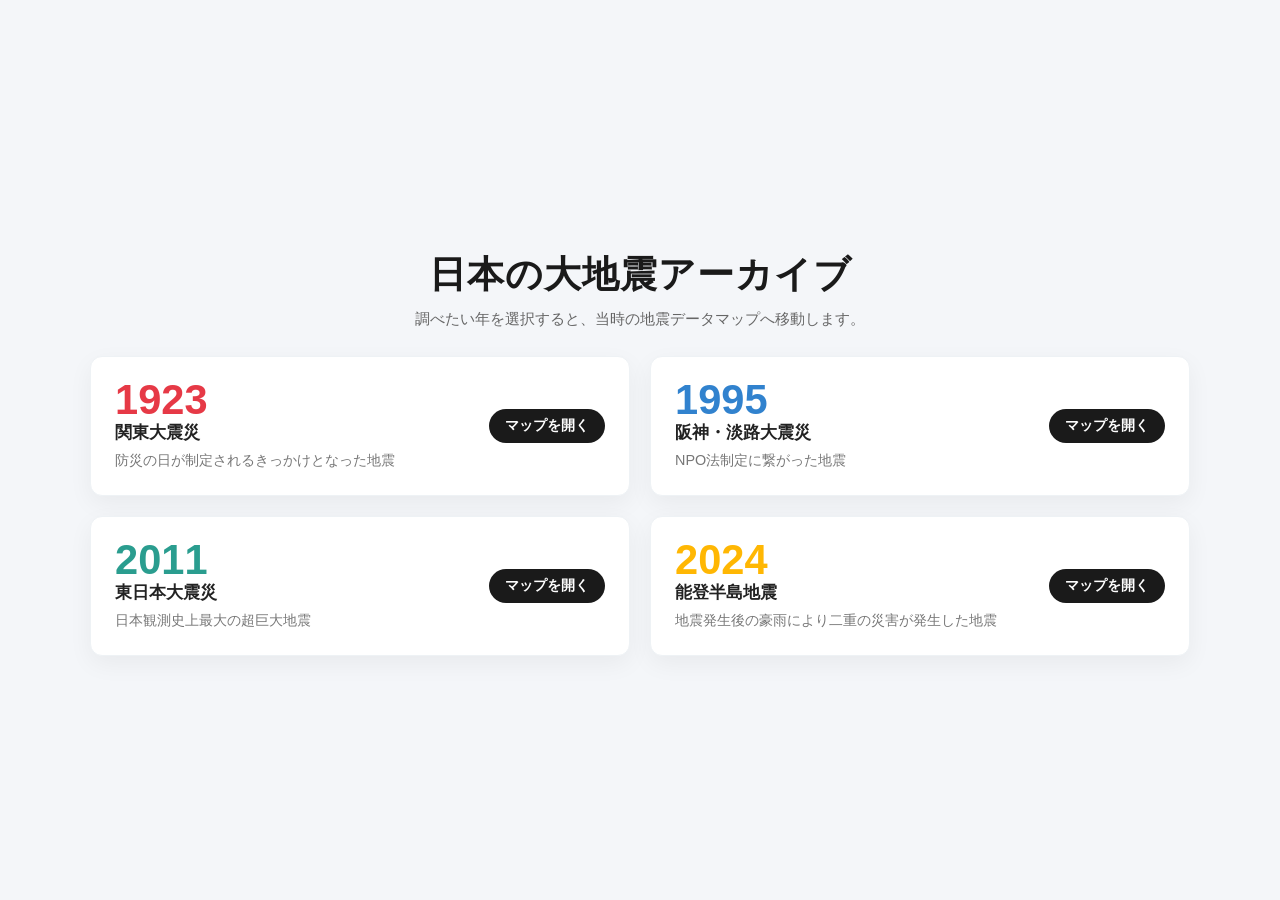
<file: index.html>
<!DOCTYPE html>
<html lang="ja">
<head>
    <meta charset="UTF-8">
    <meta name="viewport" content="width=device-width, initial-scale=1.0">
    <title>歴史的震災アーカイブ - ポータル</title>
    <link rel="stylesheet" href="css/index.css">
</head>
<body>

    <header>
        <h1>日本の大地震アーカイブ</h1>
        <p>調べたい年を選択すると、当時の地震データマップへ移動します。</p>
    </header>

    <div class="grid-container">

        <a href="html/map1923.html" class="year-card active card-1923">
            <div>
                <p class="card-year color-1923">1923</p>
                <p class="card-title">関東大震災</p>
                <p class="card-desc">防災の日が制定されるきっかけとなった地震</p>
            </div>
            <span class="card-btn">マップを開く</span>
        </a>

     
        <a href="html/map1995.html" class="year-card active card-1995">
            <div>
                <p class="card-year color-1995">1995</p>
                <p class="card-title">阪神・淡路大震災</p>
                <p class="card-desc">NPO法制定に繋がった地震</p>
            </div>
            <span class="card-btn">マップを開く</span>
        </a>
        
 
        <a href="html/map2011.html" class="year-card active card-2011">
            <div>
                <p class="card-year color-2011">2011</p>
                <p class="card-title">東日本大震災</p>
                <p class="card-desc">日本観測史上最大の超巨大地震</p>
            </div>
            <span class="card-btn">マップを開く</span>  
        </a>

  
        <a href="html/map2024.html" class="year-card active card-2024">
            <div>
                <p class="card-year color-2024">2024</p>
                <p class="card-title">能登半島地震</p>
                <p class="card-desc">地震発生後の豪雨により二重の災害が発生した地震</p>
            </div>
            <span class="card-btn">マップを開く</span>    
        </a>
    </div>

</body>
</html>
</file>
<file: css/index.css>
body {
            margin: 0;
            padding: 14px 16px 30px;
            font-family: 'Helvetica Neue', Arial, sans-serif;
            background-color: #f4f6f9;
            color: #333;
            display: flex;
            flex-direction: column;
            align-items: center;
            justify-content: center;
            min-height: 100vh;
            box-sizing: border-box;
        }

        header {
            text-align: center;
            margin-bottom: 24px;
            padding: 0 8px;
            max-width: 720px;
        }

        header h1 {
            font-size: clamp(1.6rem, 3.2vw, 2.3rem);
            color: #1a1a1a;
            margin-bottom: 10px;
            letter-spacing: 1px;
            line-height: 1.2;
        }

        header p {
            font-size: 0.95rem;
            color: #666;
            line-height: 1.6;
            margin: 0;
        }

        .grid-container {
            display: grid;
            grid-template-columns: repeat(2, minmax(0, 1fr));
            gap: 20px;
            max-width: 1100px;
            width: 100%;
            padding: 0;
        }

        .year-card {
            background: white;
            border-radius: 12px;
            box-shadow: 0 8px 24px rgba(0,0,0,0.05);
            padding: 22px 24px;
            text-align: left;
            text-decoration: none;
            color: inherit;
            transition: transform 0.3s ease, box-shadow 0.3s ease, border-color 0.3s ease;
            border: 1px solid #eef2f5;
            display: flex;
            flex-direction: row;
            align-items: center;
            justify-content: space-between;
            gap: 18px;
            min-height: 140px;
            width: 100%;
            box-sizing: border-box;
        }

        .year-card.active:hover {
            transform: translateY(-8px);
            box-shadow: 0 12px 30px rgba(0,0,0,0.12);
        }

        /* ホバー時の枠線カラー設定 */
        .card-1923:hover { border-color: #e63946; }
        .card-1995:hover { border-color: #3182ce; }
        .card-2011:hover { border-color: #2a9d8f; }
        .card-2024:hover { border-color: #ffb703; }

        .card-year {
            font-size: clamp(2rem, 4.2vw, 2.6rem);
            font-weight: 900;
            margin: 0;
            line-height: 1;
            flex-shrink: 0;
            min-width: 70px;
        }

        /* 年号の文字カラー設定 */
        .color-1923 { color: #e63946; }
        .color-1995 { color: #3182ce; }
        .color-2011 { color: #2a9d8f; }
        .color-2024 { color: #ffb703; }

        .card-title {
            font-size: 1.05rem;
            font-weight: bold;
            margin: 0 0 6px 0;
            color: #222;
        }

        .card-desc {
            font-size: 0.9rem;
            color: #777;
            line-height: 1.5;
            margin: 0;
        }

        .card-btn {
            display: inline-block;
            background-color: #1a1a1a;
            color: white;
            padding: 8px 16px;
            border-radius: 20px;
            font-size: 0.85rem;
            font-weight: bold;
            transition: background-color 0.2s;
            white-space: nowrap;
            flex-shrink: 0;
        }

        /* ホバー時のボタンカラー設定 */
        .card-1923:hover .card-btn { background-color: #e63946; }
        .card-1995:hover .card-btn { background-color: #3182ce; }
        .card-2011:hover .card-btn { background-color: #2a9d8f; }
        .card-2024:hover .card-btn { background-color: #ffb703; }

        @media (max-width: 900px) {
            body {
                padding: 12px 14px 24px;
            }

            .grid-container {
                gap: 16px;
            }

            .year-card {
                min-height: 120px;
                padding: 18px 16px;
            }

            .card-desc {
                font-size: 0.86rem;
            }
        }

        @media (max-width: 600px) {
            body {
                padding: 10px 12px 20px;
            }

            header {
                margin-bottom: 20px;
            }

            .grid-container {
                grid-template-columns: 1fr;
                gap: 14px;
            }

            .year-card {
                min-height: auto;
                padding: 18px 16px;
                flex-direction: column;
                align-items: flex-start;
            }

            .card-btn {
                margin-top: 10px;
            }

            .card-desc {
                font-size: 0.86rem;
            }

            .card-btn {
                padding: 8px 18px;
                font-size: 0.8rem;
            }
        }
</file>
